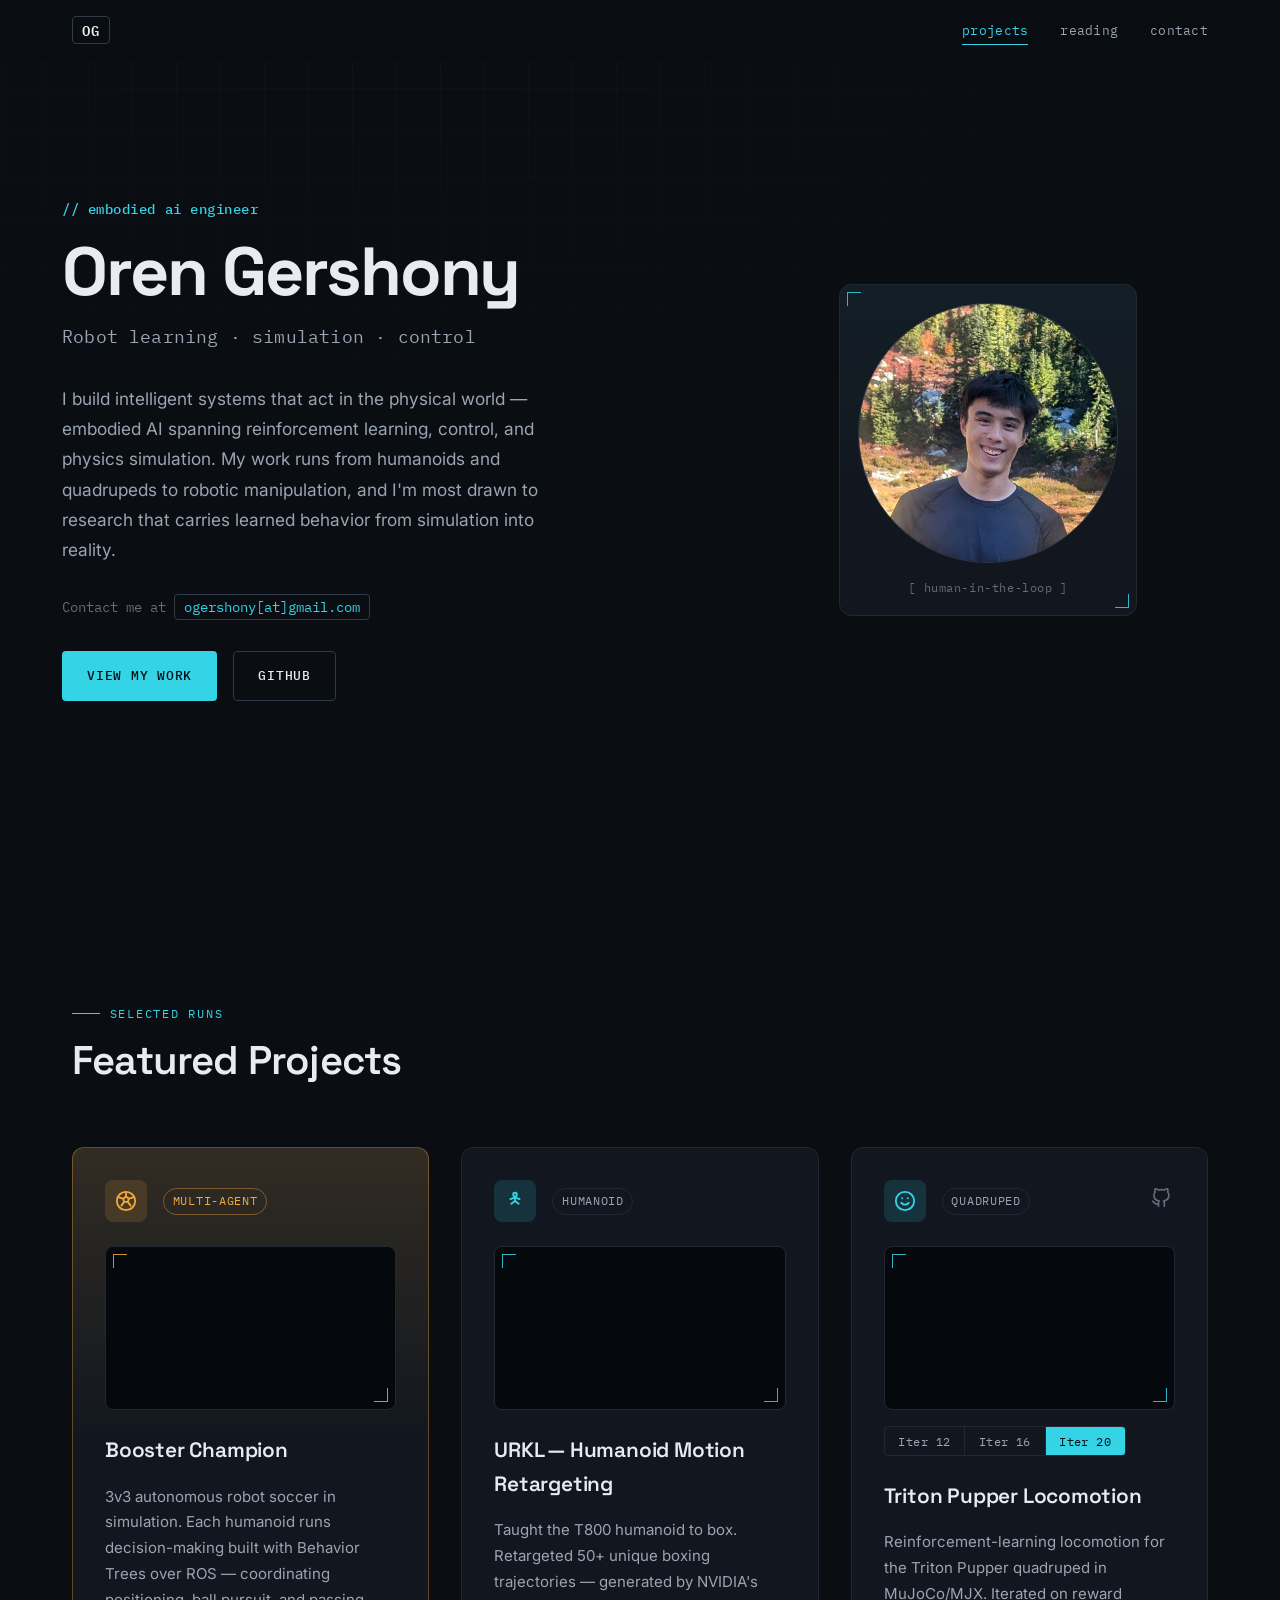
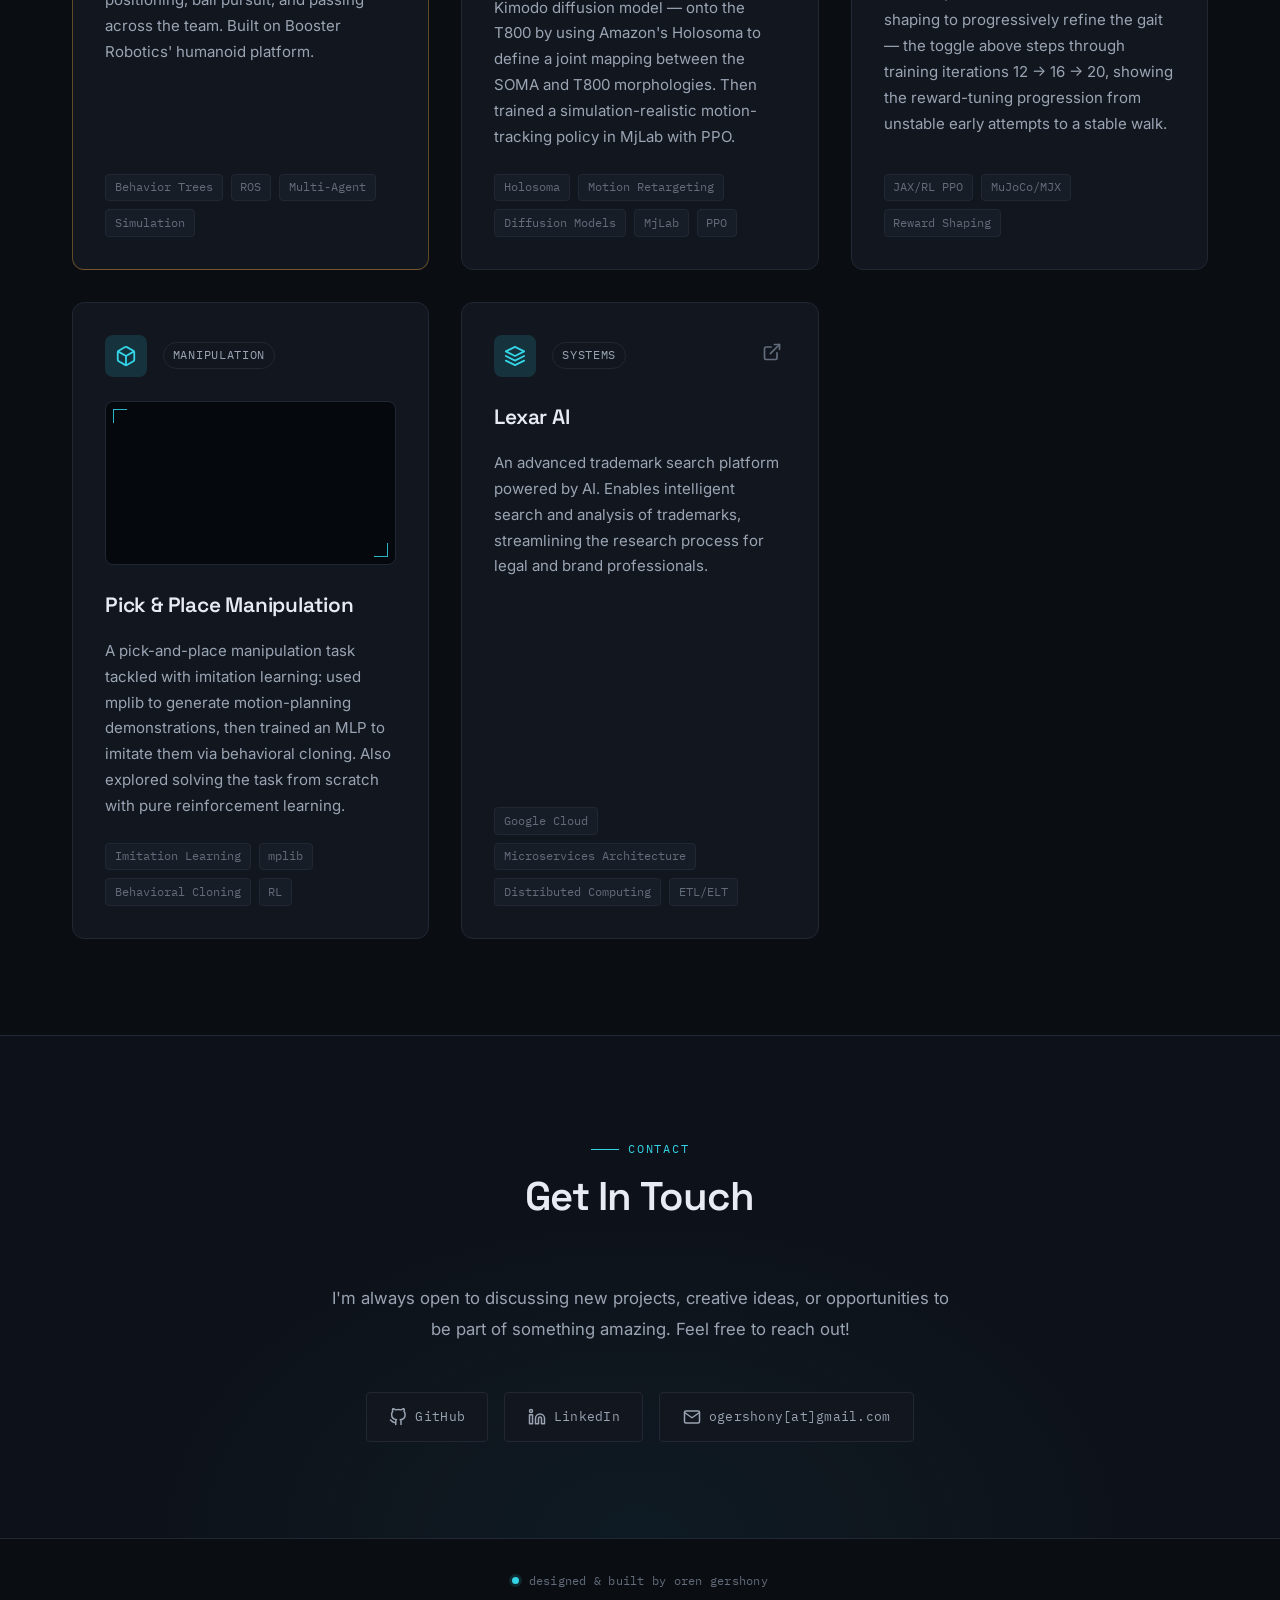
<file: index.html>
<!DOCTYPE html>
<html lang="en">
<head>
    <meta charset="UTF-8">
    <meta name="viewport" content="width=device-width, initial-scale=1.0">
    <title>Oren Gershony | Embodied AI</title>
    <link rel="stylesheet" href="styles.css">
    <link rel="preconnect" href="https://fonts.googleapis.com">
    <link rel="preconnect" href="https://fonts.gstatic.com" crossorigin>
    <link href="https://fonts.googleapis.com/css2?family=Inter:wght@300;400;500;600;700&family=Space+Grotesk:wght@400;500;600;700&family=IBM+Plex+Mono:wght@400;500;600&display=swap" rel="stylesheet">
</head>
<body>
    <nav class="navbar">
        <div class="nav-container">
            <a href="index.html" class="nav-logo">OG</a>
            <ul class="nav-menu">
                <li><a href="#projects">projects</a></li>
                <li><a href="reading.html">reading</a></li>
                <li><a href="#contact">contact</a></li>
            </ul>
            <button class="nav-toggle" aria-label="Toggle menu">
                <span></span>
                <span></span>
                <span></span>
            </button>
        </div>
    </nav>

    <main>
        <section class="hero">
            <div class="hero-content">
                <p class="hero-greeting">// embodied ai engineer</p>
                <h1 class="hero-name">Oren Gershony</h1>
                <h2 class="hero-title">Robot learning · simulation · control</h2>
                <p class="hero-description">
                    I build intelligent systems that act in the physical world — embodied AI
                    spanning reinforcement learning, control, and physics simulation. My work
                    runs from humanoids and quadrupeds to robotic manipulation, and I'm most
                    drawn to research that carries learned behavior from simulation into reality.
                </p>
                <p class="hero-contact">
                    Contact me at <span class="email-inline">ogershony[at]gmail.com</span>
                </p>
                <div class="hero-cta">
                    <a href="#projects" class="btn btn-primary">View My Work</a>
                    <a href="https://github.com/ogershony" class="btn btn-secondary" target="_blank" rel="noopener">GitHub</a>
                </div>
            </div>
            <div class="hero-visual">
                <div class="operator-frame bracketed">
                    <img src="headshot.jpg" alt="Oren Gershony" class="hero-headshot">
                    <span class="operator-tag">[ human-in-the-loop ]</span>
                </div>
            </div>
        </section>

        <section id="projects" class="projects">
            <div class="section-container">
                <div class="section-head">
                    <span class="section-eyebrow">selected runs</span>
                    <h2 class="section-title">Featured Projects</h2>
                </div>
                <div class="projects-grid">

                    <article class="project-card featured">
                        <div class="project-header">
                            <div class="project-id">
                                <div class="project-icon">
                                    <svg xmlns="http://www.w3.org/2000/svg" width="24" height="24" viewBox="0 0 24 24" fill="none" stroke="currentColor" stroke-width="2" stroke-linecap="round" stroke-linejoin="round">
                                        <circle cx="12" cy="12" r="10"></circle>
                                        <polygon points="12 7 15 9.5 14 13 10 13 9 9.5"></polygon>
                                        <line x1="12" y1="2" x2="12" y2="7"></line>
                                        <line x1="15" y1="9.5" x2="20" y2="8"></line>
                                        <line x1="14" y1="13" x2="17" y2="17"></line>
                                        <line x1="10" y1="13" x2="7" y2="17"></line>
                                        <line x1="9" y1="9.5" x2="4" y2="8"></line>
                                    </svg>
                                </div>
                                <span class="project-domain">multi-agent</span>
                            </div>
                        </div>
                        <div class="project-video-wrap bracketed">
                            <video class="project-video" autoplay loop muted playsinline preload="metadata">
                                <source src="booster-soccer.mp4" type="video/mp4">
                            </video>
                        </div>
                        <h3 class="project-title">Booster Champion</h3>
                        <p class="project-description">
                            3v3 autonomous robot soccer in simulation. Each humanoid runs
                            decision-making built with Behavior Trees over ROS — coordinating
                            positioning, ball pursuit, and passing across the team. Built on
                            Booster Robotics' humanoid platform.
                        </p>
                        <div class="project-tech">
                            <span>Behavior Trees</span>
                            <span>ROS</span>
                            <span>Multi-Agent</span>
                            <span>Simulation</span>
                        </div>
                    </article>

                    <article class="project-card">
                        <div class="project-header">
                            <div class="project-id">
                                <div class="project-icon">
                                    <svg xmlns="http://www.w3.org/2000/svg" width="24" height="24" viewBox="0 0 24 24" fill="none" stroke="currentColor" stroke-width="2" stroke-linecap="round" stroke-linejoin="round">
                                        <circle cx="12" cy="5" r="2"></circle>
                                        <path d="M12 7v5"></path>
                                        <path d="M12 12l-4 3"></path>
                                        <path d="M12 12l4 3"></path>
                                        <path d="M12 8l-5 2"></path>
                                        <path d="M12 8l5 2"></path>
                                    </svg>
                                </div>
                                <span class="project-domain">humanoid</span>
                            </div>
                        </div>
                        <div class="project-video-wrap bracketed">
                            <video class="project-video" autoplay loop muted playsinline preload="metadata">
                                <source src="urkl-policy.mp4" type="video/mp4">
                            </video>
                        </div>
                        <h3 class="project-title">URKL — Humanoid Motion Retargeting</h3>
                        <p class="project-description">
                            Taught the T800 humanoid to box. Retargeted 50+ unique boxing trajectories —
                            generated by NVIDIA's Kimodo diffusion model — onto the T800 by using Amazon's
                            Holosoma to define a joint mapping between the SOMA and T800 morphologies. Then
                            trained a simulation-realistic motion-tracking policy in MjLab with PPO.
                        </p>
                        <div class="project-tech">
                            <span>Holosoma</span>
                            <span>Motion Retargeting</span>
                            <span>Diffusion Models</span>
                            <span>MjLab</span>
                            <span>PPO</span>
                        </div>
                    </article>

                    <article class="project-card">
                        <div class="project-header">
                            <div class="project-id">
                                <div class="project-icon">
                                    <svg xmlns="http://www.w3.org/2000/svg" width="24" height="24" viewBox="0 0 24 24" fill="none" stroke="currentColor" stroke-width="2" stroke-linecap="round" stroke-linejoin="round">
                                        <circle cx="12" cy="12" r="10"></circle>
                                        <path d="M8 14s1.5 2 4 2 4-2 4-2"></path>
                                        <line x1="9" y1="9" x2="9.01" y2="9"></line>
                                        <line x1="15" y1="9" x2="15.01" y2="9"></line>
                                    </svg>
                                </div>
                                <span class="project-domain">quadruped</span>
                            </div>
                            <div class="project-links">
                                <a href="https://github.com/triton-droids/pupper-simulations" class="project-link" target="_blank" rel="noopener" title="View on GitHub">
                                    <svg xmlns="http://www.w3.org/2000/svg" width="20" height="20" viewBox="0 0 24 24" fill="none" stroke="currentColor" stroke-width="2" stroke-linecap="round" stroke-linejoin="round">
                                        <path d="M9 19c-5 1.5-5-2.5-7-3m14 6v-3.87a3.37 3.37 0 0 0-.94-2.61c3.14-.35 6.44-1.54 6.44-7A5.44 5.44 0 0 0 20 4.77 5.07 5.07 0 0 0 19.91 1S18.73.65 16 2.48a13.38 13.38 0 0 0-7 0C6.27.65 5.09 1 5.09 1A5.07 5.07 0 0 0 5 4.77a5.44 5.44 0 0 0-1.5 3.78c0 5.42 3.3 6.61 6.44 7A3.37 3.37 0 0 0 9 18.13V22"></path>
                                    </svg>
                                </a>
                            </div>
                        </div>
                        <div class="project-video-toggle">
                            <div class="project-video-wrap bracketed">
                                <video class="project-video" autoplay loop muted playsinline preload="metadata">
                                    <source src="pupper-16.mp4" type="video/mp4">
                                </video>
                            </div>
                            <div class="video-toggle-buttons" role="group" aria-label="Training iteration">
                                <button type="button" class="video-toggle-btn" data-src="pupper-20.mp4">Iter 12</button>
                                <button type="button" class="video-toggle-btn" data-src="pupper-12.mp4">Iter 16</button>
                                <button type="button" class="video-toggle-btn active" data-src="pupper-16.mp4">Iter 20</button>
                            </div>
                        </div>
                        <h3 class="project-title">Triton Pupper Locomotion</h3>
                        <p class="project-description">
                            Reinforcement-learning locomotion for the Triton Pupper quadruped in MuJoCo/MJX.
                            Iterated on reward shaping to progressively refine the gait — the toggle above
                            steps through training iterations 12 → 16 → 20, showing the reward-tuning
                            progression from unstable early attempts to a stable walk.
                        </p>
                        <div class="project-tech">
                            <span>JAX/RL PPO</span>
                            <span>MuJoCo/MJX</span>
                            <span>Reward Shaping</span>
                        </div>
                    </article>

                    <article class="project-card">
                        <div class="project-header">
                            <div class="project-id">
                                <div class="project-icon">
                                    <svg xmlns="http://www.w3.org/2000/svg" width="24" height="24" viewBox="0 0 24 24" fill="none" stroke="currentColor" stroke-width="2" stroke-linecap="round" stroke-linejoin="round">
                                        <path d="M21 16V8a2 2 0 0 0-1-1.73l-7-4a2 2 0 0 0-2 0l-7 4A2 2 0 0 0 3 8v8a2 2 0 0 0 1 1.73l7 4a2 2 0 0 0 2 0l7-4A2 2 0 0 0 21 16z"></path>
                                        <polyline points="3.27 6.96 12 12.01 20.73 6.96"></polyline>
                                        <line x1="12" y1="22.08" x2="12" y2="12"></line>
                                    </svg>
                                </div>
                                <span class="project-domain">manipulation</span>
                            </div>
                        </div>
                        <div class="project-video-wrap bracketed">
                            <video class="project-video" autoplay loop muted playsinline preload="metadata">
                                <source src="pickplace-rollout.mp4" type="video/mp4">
                            </video>
                        </div>
                        <h3 class="project-title">Pick &amp; Place Manipulation</h3>
                        <p class="project-description">
                            A pick-and-place manipulation task tackled with imitation learning: used mplib
                            to generate motion-planning demonstrations, then trained an MLP to imitate them
                            via behavioral cloning. Also explored solving the task from scratch with pure
                            reinforcement learning.
                        </p>
                        <div class="project-tech">
                            <span>Imitation Learning</span>
                            <span>mplib</span>
                            <span>Behavioral Cloning</span>
                            <span>RL</span>
                        </div>
                    </article>

                    <article class="project-card">
                        <div class="project-header">
                            <div class="project-id">
                                <div class="project-icon">
                                    <svg xmlns="http://www.w3.org/2000/svg" width="24" height="24" viewBox="0 0 24 24" fill="none" stroke="currentColor" stroke-width="2" stroke-linecap="round" stroke-linejoin="round">
                                        <path d="M12 2L2 7l10 5 10-5-10-5z"></path>
                                        <path d="M2 17l10 5 10-5"></path>
                                        <path d="M2 12l10 5 10-5"></path>
                                    </svg>
                                </div>
                                <span class="project-domain">systems</span>
                            </div>
                            <div class="project-links">
                                <a href="#" class="project-link" title="View Project">
                                    <svg xmlns="http://www.w3.org/2000/svg" width="20" height="20" viewBox="0 0 24 24" fill="none" stroke="currentColor" stroke-width="2" stroke-linecap="round" stroke-linejoin="round">
                                        <path d="M18 13v6a2 2 0 0 1-2 2H5a2 2 0 0 1-2-2V8a2 2 0 0 1 2-2h6"></path>
                                        <polyline points="15 3 21 3 21 9"></polyline>
                                        <line x1="10" y1="14" x2="21" y2="3"></line>
                                    </svg>
                                </a>
                            </div>
                        </div>
                        <h3 class="project-title">Lexar AI</h3>
                        <p class="project-description">
                            An advanced trademark search platform powered by AI. Enables intelligent
                            search and analysis of trademarks, streamlining the research process
                            for legal and brand professionals.
                        </p>
                        <div class="project-tech">
                            <span>Google Cloud</span>
                            <span>Microservices Architecture</span>
                            <span>Distributed Computing</span>
                            <span>ETL/ELT</span>
                        </div>
                    </article>

                </div>
            </div>
        </section>

        <section id="contact" class="contact">
            <div class="section-container">
                <div class="section-head">
                    <span class="section-eyebrow">contact</span>
                    <h2 class="section-title">Get In Touch</h2>
                </div>
                <div class="contact-content">
                    <p class="contact-text">
                        I'm always open to discussing new projects, creative ideas, or opportunities
                        to be part of something amazing. Feel free to reach out!
                    </p>
                    <div class="contact-links">
                        <a href="https://github.com/ogershony" class="contact-link" target="_blank" rel="noopener">
                            <svg xmlns="http://www.w3.org/2000/svg" width="24" height="24" viewBox="0 0 24 24" fill="none" stroke="currentColor" stroke-width="2" stroke-linecap="round" stroke-linejoin="round">
                                <path d="M9 19c-5 1.5-5-2.5-7-3m14 6v-3.87a3.37 3.37 0 0 0-.94-2.61c3.14-.35 6.44-1.54 6.44-7A5.44 5.44 0 0 0 20 4.77 5.07 5.07 0 0 0 19.91 1S18.73.65 16 2.48a13.38 13.38 0 0 0-7 0C6.27.65 5.09 1 5.09 1A5.07 5.07 0 0 0 5 4.77a5.44 5.44 0 0 0-1.5 3.78c0 5.42 3.3 6.61 6.44 7A3.37 3.37 0 0 0 9 18.13V22"></path>
                            </svg>
                            <span>GitHub</span>
                        </a>
                        <a href="https://linkedin.com/in/ogershony" class="contact-link" target="_blank" rel="noopener">
                            <svg xmlns="http://www.w3.org/2000/svg" width="24" height="24" viewBox="0 0 24 24" fill="none" stroke="currentColor" stroke-width="2" stroke-linecap="round" stroke-linejoin="round">
                                <path d="M16 8a6 6 0 0 1 6 6v7h-4v-7a2 2 0 0 0-2-2 2 2 0 0 0-2 2v7h-4v-7a6 6 0 0 1 6-6z"></path>
                                <rect x="2" y="9" width="4" height="12"></rect>
                                <circle cx="4" cy="4" r="2"></circle>
                            </svg>
                            <span>LinkedIn</span>
                        </a>
                        <span class="contact-link">
                            <svg xmlns="http://www.w3.org/2000/svg" width="24" height="24" viewBox="0 0 24 24" fill="none" stroke="currentColor" stroke-width="2" stroke-linecap="round" stroke-linejoin="round">
                                <path d="M4 4h16c1.1 0 2 .9 2 2v12c0 1.1-.9 2-2 2H4c-1.1 0-2-.9-2-2V6c0-1.1.9-2 2-2z"></path>
                                <polyline points="22,6 12,13 2,6"></polyline>
                            </svg>
                            <span>ogershony[at]gmail.com</span>
                        </span>
                    </div>
                </div>
            </div>
        </section>
    </main>

    <footer class="footer">
        <div class="footer-container">
            <p><span class="footer-status"></span> designed &amp; built by oren gershony</p>
        </div>
    </footer>

    <script src="script.js"></script>
</body>
</html>
</file>
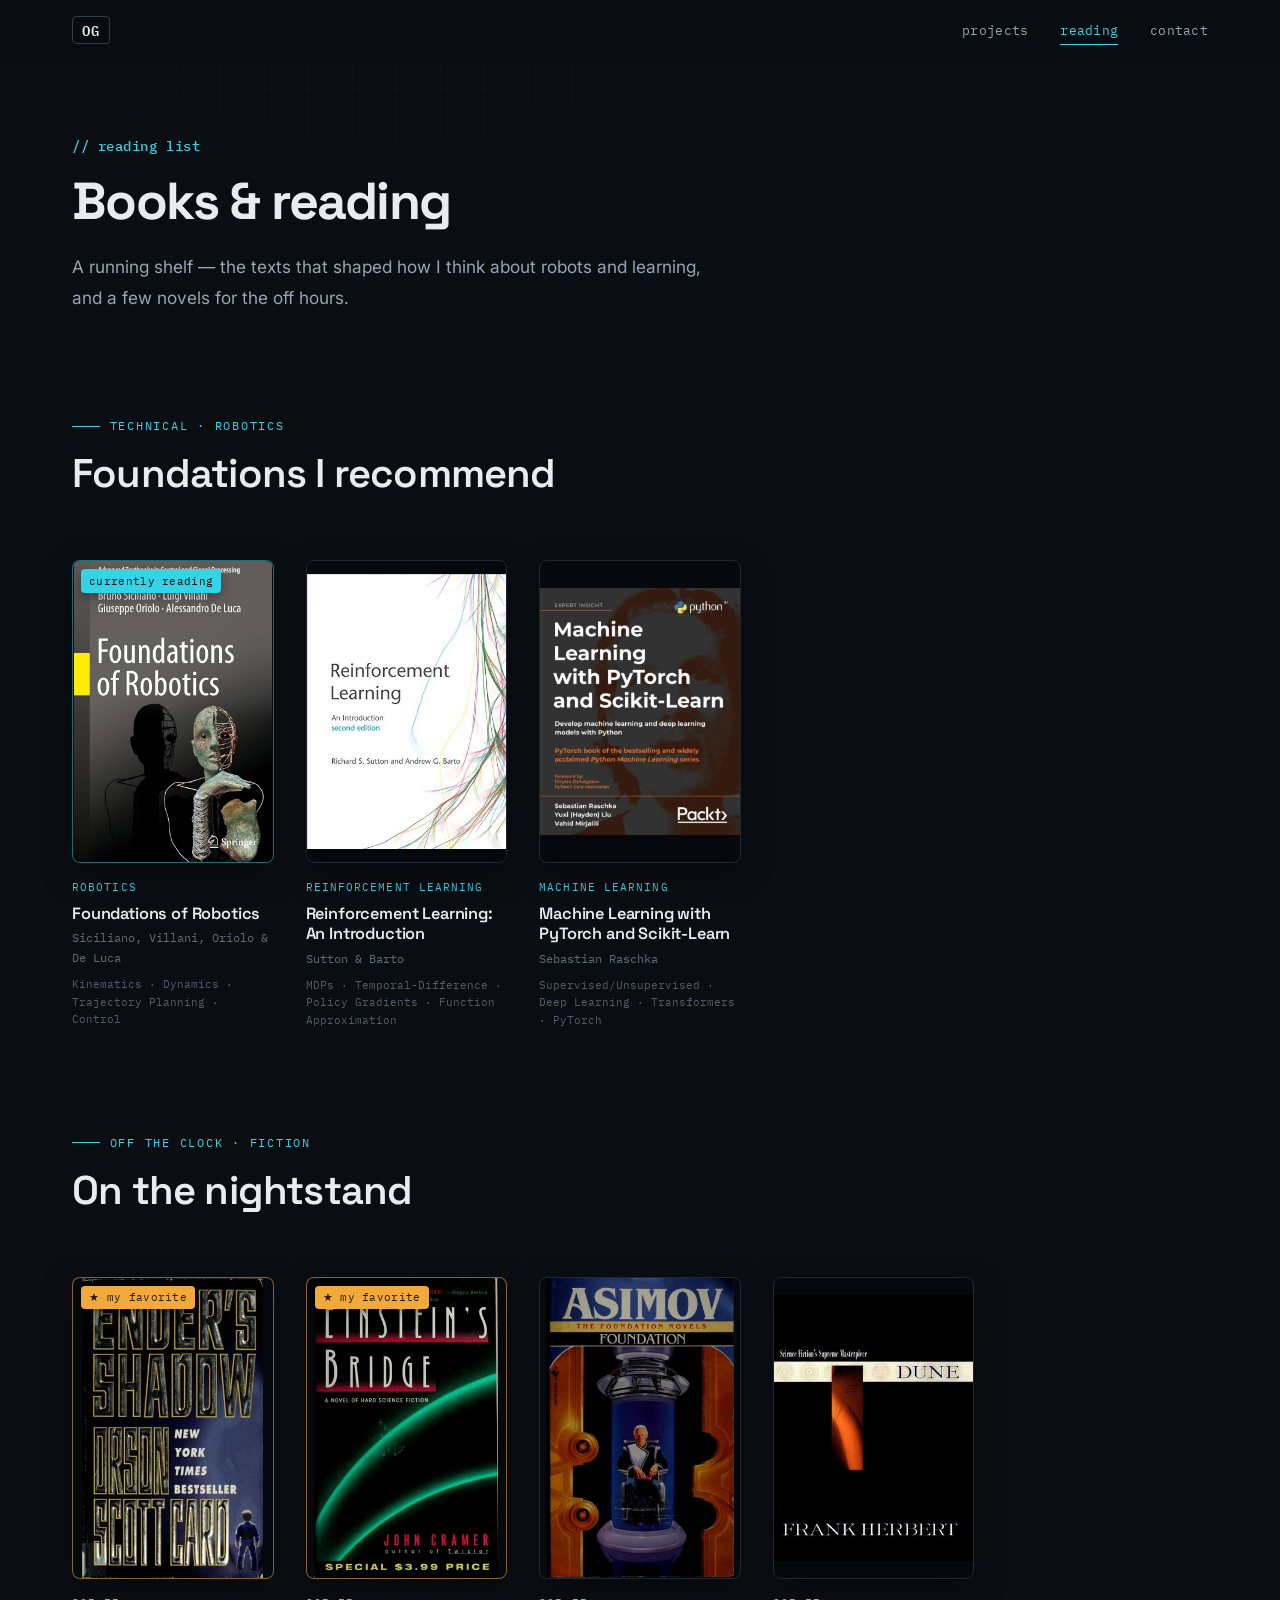
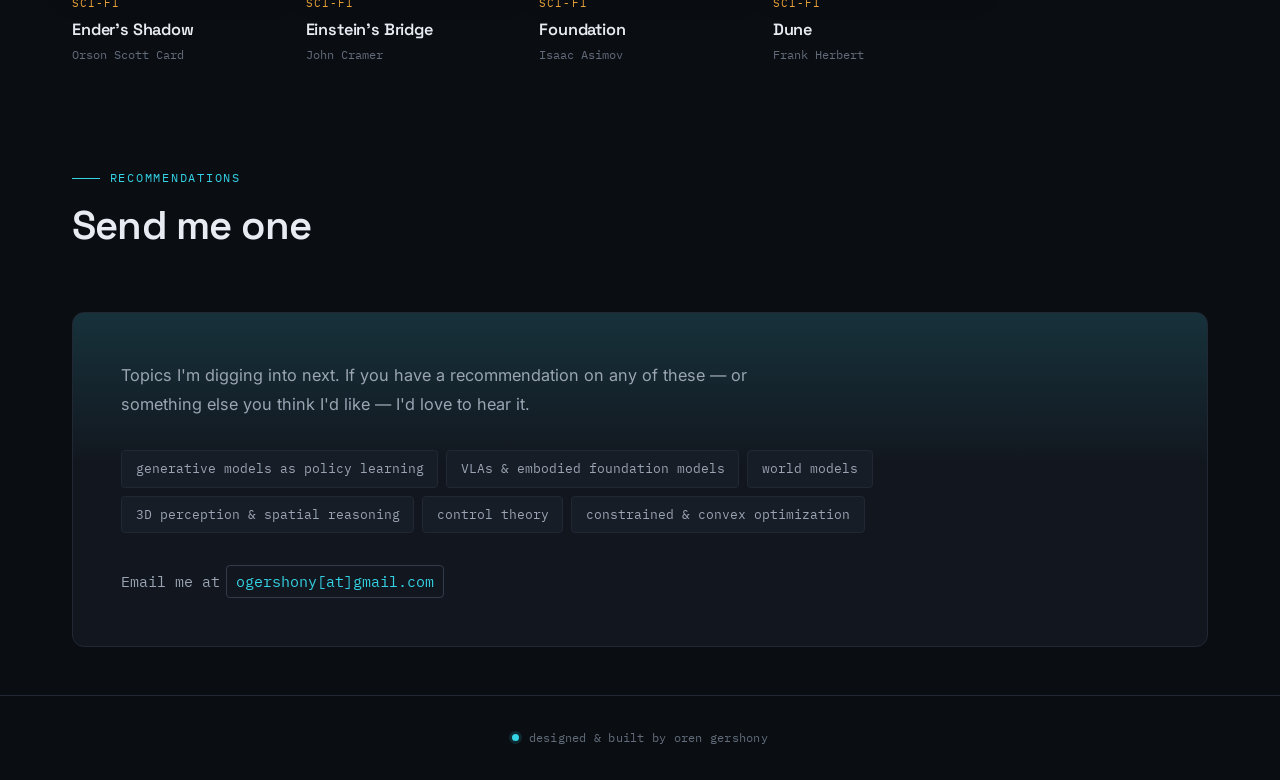
<file: reading.html>
<!DOCTYPE html>
<html lang="en">
<head>
    <meta charset="UTF-8">
    <meta name="viewport" content="width=device-width, initial-scale=1.0">
    <title>Oren Gershony | Reading</title>
    <link rel="stylesheet" href="styles.css">
    <link rel="preconnect" href="https://fonts.googleapis.com">
    <link rel="preconnect" href="https://fonts.gstatic.com" crossorigin>
    <link href="https://fonts.googleapis.com/css2?family=Inter:wght@300;400;500;600;700&family=Space+Grotesk:wght@400;500;600;700&family=IBM+Plex+Mono:wght@400;500;600&display=swap" rel="stylesheet">
</head>
<body>
    <nav class="navbar">
        <div class="nav-container">
            <a href="index.html" class="nav-logo">OG</a>
            <ul class="nav-menu">
                <li><a href="index.html#projects">projects</a></li>
                <li><a href="reading.html" class="active">reading</a></li>
                <li><a href="index.html#contact">contact</a></li>
            </ul>
            <button class="nav-toggle" aria-label="Toggle menu">
                <span></span>
                <span></span>
                <span></span>
            </button>
        </div>
    </nav>

    <main>
        <section class="reading-hero">
            <div class="section-container">
                <p class="hero-greeting">// reading list</p>
                <h1 class="reading-title">Books &amp; reading</h1>
                <p class="reading-intro">
                    A running shelf — the texts that shaped how I think about robots and
                    learning, and a few novels for the off hours.
                </p>
            </div>
        </section>

        <section class="books-section">
            <div class="section-container">
                <div class="section-head">
                    <span class="section-eyebrow">technical · robotics</span>
                    <h2 class="section-title">Foundations I recommend</h2>
                </div>
                <div class="books-grid">

                    <article class="book-card reading">
                        <div class="book-cover-wrap">
                            <span class="book-status">currently reading</span>
                            <img class="book-cover" src="assets/covers/robotics-siciliano.jpg" alt="Foundations of Robotics — book cover" loading="lazy">
                        </div>
                        <span class="book-tag">robotics</span>
                        <h3 class="book-title">Foundations of Robotics</h3>
                        <p class="book-author">Siciliano, Villani, Oriolo &amp; De Luca</p>
                        <p class="book-topics">Kinematics · Dynamics · Trajectory Planning · Control</p>
                    </article>

                    <article class="book-card">
                        <div class="book-cover-wrap">
                            <img class="book-cover" src="assets/covers/rl-sutton-barto.jpg" alt="Reinforcement Learning: An Introduction — book cover" loading="lazy">
                        </div>
                        <span class="book-tag">reinforcement learning</span>
                        <h3 class="book-title">Reinforcement Learning: An Introduction</h3>
                        <p class="book-author">Sutton &amp; Barto</p>
                        <p class="book-topics">MDPs · Temporal-Difference · Policy Gradients · Function Approximation</p>
                    </article>

                    <article class="book-card">
                        <div class="book-cover-wrap">
                            <img class="book-cover" src="assets/covers/ml-raschka.jpg" alt="Machine Learning with PyTorch and Scikit-Learn — book cover" loading="lazy">
                        </div>
                        <span class="book-tag">machine learning</span>
                        <h3 class="book-title">Machine Learning with PyTorch and Scikit-Learn</h3>
                        <p class="book-author">Sebastian Raschka</p>
                        <p class="book-topics">Supervised/Unsupervised · Deep Learning · Transformers · PyTorch</p>
                    </article>

                </div>
            </div>
        </section>

        <section class="books-section">
            <div class="section-container">
                <div class="section-head">
                    <span class="section-eyebrow">off the clock · fiction</span>
                    <h2 class="section-title">On the nightstand</h2>
                </div>
                <div class="books-grid">

                    <article class="book-card fiction favorite">
                        <div class="book-cover-wrap">
                            <span class="book-fav">★ my favorite</span>
                            <img class="book-cover" src="assets/covers/enders-shadow.jpg" alt="Ender's Shadow — book cover" loading="lazy">
                        </div>
                        <span class="book-tag">sci-fi</span>
                        <h3 class="book-title">Ender's Shadow</h3>
                        <p class="book-author">Orson Scott Card</p>
                    </article>

                    <article class="book-card fiction favorite">
                        <div class="book-cover-wrap">
                            <span class="book-fav">★ my favorite</span>
                            <img class="book-cover" src="assets/covers/einsteins-bridge.jpg" alt="Einstein's Bridge — book cover" loading="lazy">
                        </div>
                        <span class="book-tag">sci-fi</span>
                        <h3 class="book-title">Einstein's Bridge</h3>
                        <p class="book-author">John Cramer</p>
                    </article>

                    <article class="book-card fiction">
                        <div class="book-cover-wrap">
                            <img class="book-cover" src="assets/covers/foundation.jpg" alt="Foundation — book cover" loading="lazy">
                        </div>
                        <span class="book-tag">sci-fi</span>
                        <h3 class="book-title">Foundation</h3>
                        <p class="book-author">Isaac Asimov</p>
                    </article>

                    <article class="book-card fiction">
                        <div class="book-cover-wrap">
                            <img class="book-cover" src="assets/covers/dune.jpg" alt="Dune — book cover" loading="lazy">
                        </div>
                        <span class="book-tag">sci-fi</span>
                        <h3 class="book-title">Dune</h3>
                        <p class="book-author">Frank Herbert</p>
                    </article>

                </div>
            </div>
        </section>

        <section class="reading-list-section">
            <div class="section-container">
                <div class="section-head">
                    <span class="section-eyebrow">recommendations</span>
                    <h2 class="section-title">Send me one</h2>
                </div>
                <div class="reading-panel">
                    <p class="reading-list-intro">
                        Topics I'm digging into next. If you have a recommendation on any of
                        these — or something else you think I'd like — I'd love to hear it.
                    </p>
                    <ul class="topic-list">
                        <li>generative models as policy learning</li>
                        <li>VLAs &amp; embodied foundation models</li>
                        <li>world models</li>
                        <li>3D perception &amp; spatial reasoning</li>
                        <li>control theory</li>
                        <li>constrained &amp; convex optimization</li>
                    </ul>
                    <p class="reading-cta-line">Email me at <span class="email-inline">ogershony[at]gmail.com</span></p>
                </div>
            </div>
        </section>
    </main>

    <footer class="footer">
        <div class="footer-container">
            <p><span class="footer-status"></span> designed &amp; built by oren gershony</p>
        </div>
    </footer>

    <script src="script.js"></script>
</body>
</html>
</file>
<file: styles.css>
/* ============================================
   Simulation Console — Oren Gershony
   ============================================ */
:root {
    /* Ground + surfaces (deep blue-slate) */
    --color-bg: #0a0d12;
    --color-bg-elev: #0d1119;
    --color-surface: #12171f;
    --color-surface-2: #171d27;

    /* Ink */
    --color-text: #e8ecf2;
    --color-text-muted: #9aa4b3;
    --color-text-dim: #626c7a;

    /* Signals — cyan is interactive, amber is reserved for the featured run */
    --color-accent: #34d3e6;
    --color-accent-soft: rgba(52, 211, 230, 0.14);
    --color-signal: #f2a93b;
    --color-signal-soft: rgba(242, 169, 59, 0.14);

    /* Lines */
    --color-line: #212834;
    --color-line-bright: #313b49;
    --color-grid: rgba(120, 145, 180, 0.05);

    --font-sans: 'Inter', -apple-system, BlinkMacSystemFont, 'Segoe UI', sans-serif;
    --font-display: 'Space Grotesk', var(--font-sans);
    --font-mono: 'IBM Plex Mono', 'JetBrains Mono', monospace;

    --spacing-xs: 0.25rem;
    --spacing-sm: 0.5rem;
    --spacing-md: 1rem;
    --spacing-lg: 1.5rem;
    --spacing-xl: 2rem;
    --spacing-2xl: 3rem;
    --spacing-3xl: 4rem;
    --spacing-4xl: 6rem;

    --radius-sm: 0.25rem;
    --radius-md: 0.5rem;
    --radius-lg: 0.75rem;

    --transition-fast: 140ms cubic-bezier(0.4, 0, 0.2, 1);
    --transition-base: 220ms cubic-bezier(0.4, 0, 0.2, 1);
    --transition-slow: 320ms cubic-bezier(0.4, 0, 0.2, 1);
}

*, *::before, *::after {
    margin: 0;
    padding: 0;
    box-sizing: border-box;
}

html {
    scroll-behavior: smooth;
    font-size: 16px;
    -webkit-text-size-adjust: 100%;
}

body {
    font-family: var(--font-sans);
    background-color: var(--color-bg);
    color: var(--color-text);
    line-height: 1.6;
    min-height: 100vh;
    overflow-x: hidden;
    -webkit-font-smoothing: antialiased;
    position: relative;
}

/* Coordinate-grid world frame — the ambient backdrop the whole site sits on */
body::before {
    content: '';
    position: fixed;
    inset: 0;
    z-index: 0;
    pointer-events: none;
    background-image:
        linear-gradient(var(--color-grid) 1px, transparent 1px),
        linear-gradient(90deg, var(--color-grid) 1px, transparent 1px);
    background-size: 44px 44px;
    mask-image: radial-gradient(ellipse 90% 70% at 30% 0%, #000 0%, transparent 75%);
    -webkit-mask-image: radial-gradient(ellipse 90% 70% at 30% 0%, #000 0%, transparent 75%);
}

main, .navbar, .footer { position: relative; z-index: 1; }

a {
    color: inherit;
    text-decoration: none;
}

ul { list-style: none; }

img { max-width: 100%; display: block; }

:focus-visible {
    outline: 2px solid var(--color-accent);
    outline-offset: 3px;
    border-radius: 2px;
}

/* Shared HUD viewport brackets (corner reticles) */
.bracketed { position: relative; }
.bracketed::before,
.bracketed::after {
    content: '';
    position: absolute;
    width: 14px;
    height: 14px;
    border: 1.5px solid var(--color-accent);
    z-index: 3;
    pointer-events: none;
    opacity: 0.85;
    transition: border-color var(--transition-base);
}
.bracketed::before { top: 7px; left: 7px; border-right: 0; border-bottom: 0; }
.bracketed::after { bottom: 7px; right: 7px; border-left: 0; border-top: 0; }

/* ============================================
   Navigation
   ============================================ */
.navbar {
    position: fixed;
    top: 0;
    left: 0;
    right: 0;
    z-index: 1000;
    padding: var(--spacing-md) 0;
    background: rgba(10, 13, 18, 0.55);
    backdrop-filter: blur(12px);
    -webkit-backdrop-filter: blur(12px);
    border-bottom: 1px solid transparent;
    transition: border-color var(--transition-base), background var(--transition-base);
}

.navbar.scrolled {
    border-bottom-color: var(--color-line);
    background: rgba(10, 13, 18, 0.82);
}

.nav-container {
    max-width: 1200px;
    margin: 0 auto;
    padding: 0 var(--spacing-xl);
    display: flex;
    align-items: center;
    justify-content: space-between;
}

.nav-logo {
    font-family: var(--font-mono);
    font-size: 0.9rem;
    font-weight: 600;
    letter-spacing: 0.08em;
    color: var(--color-text);
    border: 1px solid var(--color-line-bright);
    border-radius: var(--radius-sm);
    padding: 0.35rem 0.55rem;
    line-height: 1;
    transition: color var(--transition-fast), border-color var(--transition-fast);
}

.nav-logo:hover {
    color: var(--color-accent);
    border-color: var(--color-accent);
}

.nav-menu {
    display: flex;
    align-items: center;
    gap: var(--spacing-xl);
}

.nav-menu a {
    font-family: var(--font-mono);
    font-size: 0.82rem;
    font-weight: 400;
    letter-spacing: 0.02em;
    color: var(--color-text-muted);
    transition: color var(--transition-fast);
    position: relative;
}

.nav-menu a::before {
    content: '';
    position: absolute;
    bottom: -6px;
    left: 0;
    width: 0;
    height: 1px;
    background: var(--color-accent);
    transition: width var(--transition-base);
}

.nav-menu a:hover,
.nav-menu a.active { color: var(--color-accent); }
.nav-menu a:hover::before,
.nav-menu a.active::before { width: 100%; }

.nav-toggle {
    display: none;
    flex-direction: column;
    gap: 5px;
    background: none;
    border: none;
    cursor: pointer;
    padding: var(--spacing-sm);
}

.nav-toggle span {
    width: 24px;
    height: 2px;
    background: var(--color-text);
    transition: transform var(--transition-base), opacity var(--transition-base);
}

/* ============================================
   Hero
   ============================================ */
.hero {
    min-height: 100vh;
    display: flex;
    align-items: center;
    justify-content: center;
    padding: var(--spacing-4xl) var(--spacing-xl);
    gap: var(--spacing-4xl);
    max-width: 1400px;
    margin: 0 auto;
}

.hero-content { flex: 1; max-width: 600px; }

.hero-greeting {
    font-size: 0.85rem;
    font-weight: 500;
    color: var(--color-accent);
    margin-bottom: var(--spacing-md);
    font-family: var(--font-mono);
    letter-spacing: 0.04em;
}

.hero-name {
    font-family: var(--font-display);
    font-size: clamp(2.75rem, 6.5vw, 4.25rem);
    font-weight: 700;
    letter-spacing: -0.03em;
    line-height: 1.02;
    margin-bottom: var(--spacing-md);
    color: var(--color-text);
}

.hero-title {
    font-family: var(--font-mono);
    font-size: clamp(0.95rem, 2vw, 1.15rem);
    font-weight: 400;
    color: var(--color-text-muted);
    margin-bottom: var(--spacing-xl);
    letter-spacing: 0.01em;
}

.hero-description {
    font-size: 1.08rem;
    color: var(--color-text-muted);
    line-height: 1.75;
    margin-bottom: var(--spacing-xl);
    max-width: 520px;
}

.hero-contact {
    font-family: var(--font-mono);
    font-size: 0.85rem;
    color: var(--color-text-dim);
    margin-bottom: var(--spacing-xl);
}

.hero-contact a {
    color: var(--color-accent);
    transition: opacity var(--transition-fast);
}
.hero-contact a:hover { opacity: 0.75; }

.hero-cta {
    display: flex;
    gap: var(--spacing-md);
    flex-wrap: wrap;
}

.btn {
    display: inline-flex;
    align-items: center;
    justify-content: center;
    gap: var(--spacing-sm);
    padding: 0.85rem 1.5rem;
    font-family: var(--font-mono);
    font-size: 0.8rem;
    font-weight: 500;
    letter-spacing: 0.06em;
    text-transform: uppercase;
    border-radius: var(--radius-sm);
    transition: all var(--transition-base);
    cursor: pointer;
    border: 1px solid transparent;
}

.btn-primary {
    background: var(--color-accent);
    color: #041016;
}

.btn-primary:hover {
    box-shadow: 0 0 0 1px var(--color-accent), 0 8px 30px rgba(52, 211, 230, 0.28);
    transform: translateY(-2px);
}

.btn-secondary {
    background: transparent;
    color: var(--color-text);
    border-color: var(--color-line-bright);
}

.btn-secondary:hover {
    border-color: var(--color-accent);
    color: var(--color-accent);
    transform: translateY(-2px);
}

.hero-visual {
    flex: 1;
    max-width: 460px;
    display: flex;
    justify-content: center;
}

/* Headshot framed as an operator viewport (sensor reticle) */
.operator-frame {
    padding: 18px;
    border: 1px solid var(--color-line);
    border-radius: var(--radius-lg);
    background:
        linear-gradient(180deg, rgba(52, 211, 230, 0.04), transparent 60%),
        var(--color-surface);
    display: flex;
    flex-direction: column;
    align-items: center;
    gap: var(--spacing-md);
}

.hero-headshot {
    width: 260px;
    height: 260px;
    border-radius: 50%;
    object-fit: cover;
    object-position: center top;
    border: 1px solid var(--color-line-bright);
    filter: saturate(1.05) contrast(1.02);
    transition: transform var(--transition-slow);
}

.operator-frame:hover .hero-headshot { transform: scale(1.02); }

.operator-tag {
    font-family: var(--font-mono);
    font-size: 0.72rem;
    letter-spacing: 0.05em;
    color: var(--color-text-dim);
}

/* ============================================
   Sections Common
   ============================================ */
.section-container {
    max-width: 1200px;
    margin: 0 auto;
    padding: 0 var(--spacing-xl);
}

.section-head { margin-bottom: var(--spacing-3xl); }

.section-eyebrow {
    display: inline-flex;
    align-items: center;
    gap: 0.6rem;
    font-family: var(--font-mono);
    font-size: 0.78rem;
    letter-spacing: 0.14em;
    text-transform: uppercase;
    color: var(--color-accent);
    margin-bottom: var(--spacing-md);
}

.section-eyebrow::before {
    content: '';
    width: 28px;
    height: 1px;
    background: var(--color-accent);
}

.section-title {
    font-family: var(--font-display);
    font-size: clamp(1.9rem, 4vw, 2.5rem);
    font-weight: 600;
    letter-spacing: -0.02em;
    line-height: 1.1;
    color: var(--color-text);
}

/* ============================================
   Projects
   ============================================ */
.projects { padding: var(--spacing-4xl) 0; }

.projects-grid {
    display: grid;
    grid-template-columns: repeat(auto-fit, minmax(340px, 1fr));
    gap: var(--spacing-xl);
}

.project-card {
    background: var(--color-surface);
    border: 1px solid var(--color-line);
    border-radius: var(--radius-lg);
    padding: var(--spacing-xl);
    transition: transform var(--transition-base), border-color var(--transition-base), box-shadow var(--transition-base);
    display: flex;
    flex-direction: column;
}

.project-card:hover {
    transform: translateY(-4px);
    border-color: var(--color-line-bright);
    box-shadow: 0 16px 40px rgba(0, 0, 0, 0.4);
}

.project-card.featured {
    border-color: rgba(242, 169, 59, 0.35);
    background:
        linear-gradient(180deg, var(--color-signal-soft), transparent 40%),
        var(--color-surface);
}
.project-card.featured:hover { border-color: var(--color-signal); }
.project-card.featured .project-domain { color: var(--color-signal); border-color: rgba(242, 169, 59, 0.4); }
.project-card.featured .bracketed::before,
.project-card.featured .bracketed::after { border-color: var(--color-signal); }
.project-card.featured .project-icon { color: var(--color-signal); background: var(--color-signal-soft); }

.project-header {
    display: flex;
    justify-content: space-between;
    align-items: center;
    margin-bottom: var(--spacing-lg);
}

.project-id { display: flex; align-items: center; gap: var(--spacing-md); }

.project-icon {
    width: 42px;
    height: 42px;
    flex-shrink: 0;
    background: var(--color-accent-soft);
    border-radius: var(--radius-md);
    display: flex;
    align-items: center;
    justify-content: center;
    color: var(--color-accent);
}
.project-icon svg { width: 22px; height: 22px; }

.project-domain {
    font-family: var(--font-mono);
    font-size: 0.72rem;
    letter-spacing: 0.06em;
    text-transform: uppercase;
    color: var(--color-text-muted);
    padding: 0.2rem 0.55rem;
    border: 1px solid var(--color-line);
    border-radius: 999px;
}

.project-links { display: flex; gap: var(--spacing-sm); }

.project-link {
    color: var(--color-text-dim);
    padding: var(--spacing-xs);
    transition: color var(--transition-fast), transform var(--transition-fast);
}
.project-link:hover { color: var(--color-accent); transform: translateY(-1px); }

/* Video viewport */
.project-video-wrap {
    width: 100%;
    aspect-ratio: 16 / 9;
    border-radius: var(--radius-md);
    overflow: hidden;
    margin-bottom: var(--spacing-lg);
    background: #05080c;
    border: 1px solid var(--color-line);
}

.project-video {
    width: 100%;
    height: 100%;
    object-fit: cover;
    display: block;
}

.project-video-toggle { margin-bottom: var(--spacing-lg); }
.project-video-toggle .project-video-wrap { margin-bottom: var(--spacing-md); }

/* Iteration toggle — segmented HUD control */
.video-toggle-buttons {
    display: inline-flex;
    border: 1px solid var(--color-line);
    border-radius: var(--radius-sm);
    overflow: hidden;
}

.video-toggle-btn {
    font-family: var(--font-mono);
    font-size: 0.72rem;
    letter-spacing: 0.04em;
    color: var(--color-text-muted);
    padding: 0.4rem 0.85rem;
    background: transparent;
    border: none;
    border-right: 1px solid var(--color-line);
    cursor: pointer;
    transition: color var(--transition-fast), background var(--transition-fast);
}
.video-toggle-btn:last-child { border-right: none; }
.video-toggle-btn:hover { color: var(--color-accent); background: var(--color-accent-soft); }

.video-toggle-btn.active {
    background: var(--color-accent);
    color: #041016;
}

.project-title {
    font-family: var(--font-display);
    font-size: 1.3rem;
    font-weight: 600;
    letter-spacing: -0.01em;
    margin-bottom: var(--spacing-md);
    color: var(--color-text);
    transition: color var(--transition-fast);
}
.project-card:hover .project-title { color: var(--color-accent); }
.project-card.featured:hover .project-title { color: var(--color-signal); }

.project-description {
    font-size: 0.94rem;
    color: var(--color-text-muted);
    line-height: 1.72;
    flex: 1;
    margin-bottom: var(--spacing-lg);
}

.project-tech {
    display: flex;
    flex-wrap: wrap;
    gap: var(--spacing-sm);
    margin-top: auto;
}

.project-tech span {
    font-size: 0.72rem;
    font-family: var(--font-mono);
    color: var(--color-text-dim);
    padding: 0.22rem 0.55rem;
    background: var(--color-surface-2);
    border: 1px solid var(--color-line);
    border-radius: var(--radius-sm);
    transition: color var(--transition-fast), border-color var(--transition-fast);
}
.project-card:hover .project-tech span { border-color: var(--color-line-bright); }

/* ============================================
   Contact
   ============================================ */
.contact {
    padding: var(--spacing-4xl) 0;
    border-top: 1px solid var(--color-line);
    background:
        radial-gradient(ellipse 60% 100% at 50% 100%, rgba(52, 211, 230, 0.05), transparent 70%),
        var(--color-bg-elev);
}

.contact .section-head { text-align: center; }
.contact .section-eyebrow { justify-content: center; }

.contact-content {
    max-width: 620px;
    margin: 0 auto;
    text-align: center;
}

.contact-text {
    font-size: 1.05rem;
    color: var(--color-text-muted);
    line-height: 1.8;
    margin-bottom: var(--spacing-2xl);
}

.contact-links {
    display: flex;
    justify-content: center;
    gap: var(--spacing-md);
    flex-wrap: wrap;
}

.contact-link {
    display: flex;
    align-items: center;
    gap: var(--spacing-sm);
    padding: 0.85rem 1.4rem;
    background: var(--color-surface);
    border: 1px solid var(--color-line);
    border-radius: var(--radius-sm);
    color: var(--color-text-muted);
    font-family: var(--font-mono);
    font-size: 0.82rem;
    letter-spacing: 0.02em;
    transition: all var(--transition-base);
}

.contact-link:hover {
    border-color: var(--color-accent);
    color: var(--color-accent);
    transform: translateY(-2px);
}

.contact-link svg { width: 18px; height: 18px; }

/* ============================================
   Footer
   ============================================ */
.footer {
    padding: var(--spacing-xl) 0;
    border-top: 1px solid var(--color-line);
}

.footer-container {
    max-width: 1200px;
    margin: 0 auto;
    padding: 0 var(--spacing-xl);
    display: flex;
    justify-content: center;
}

.footer p {
    font-family: var(--font-mono);
    font-size: 0.78rem;
    letter-spacing: 0.02em;
    color: var(--color-text-dim);
    display: flex;
    align-items: center;
    gap: 0.6rem;
}

.footer-status {
    width: 7px;
    height: 7px;
    border-radius: 50%;
    background: var(--color-accent);
    box-shadow: 0 0 0 3px var(--color-accent-soft);
    animation: pulse 2.4s ease-in-out infinite;
}

/* ============================================
   Reading page
   ============================================ */
.reading-hero {
    padding: calc(var(--spacing-4xl) + 40px) 0 var(--spacing-2xl);
}

.reading-title {
    font-family: var(--font-display);
    font-size: clamp(2.25rem, 5vw, 3.25rem);
    font-weight: 700;
    letter-spacing: -0.03em;
    line-height: 1.05;
    margin-bottom: var(--spacing-lg);
    color: var(--color-text);
}

.reading-intro {
    font-size: 1.08rem;
    color: var(--color-text-muted);
    line-height: 1.75;
    max-width: 640px;
}

.books-section { padding: var(--spacing-2xl) 0; }

.books-grid {
    display: grid;
    grid-template-columns: repeat(auto-fill, minmax(200px, 1fr));
    gap: var(--spacing-xl);
}

.book-card {
    display: flex;
    flex-direction: column;
    transition: transform var(--transition-base);
}

.book-card:hover { transform: translateY(-4px); }

.book-cover-wrap {
    position: relative;
    width: 100%;
    aspect-ratio: 2 / 3;
    border-radius: var(--radius-md);
    overflow: hidden;
    margin-bottom: var(--spacing-md);
    background: #05080c;
    border: 1px solid var(--color-line);
    box-shadow: 0 10px 30px rgba(0, 0, 0, 0.35);
    transition: border-color var(--transition-base), box-shadow var(--transition-base);
}
.book-card:hover .book-cover-wrap {
    border-color: var(--color-line-bright);
    box-shadow: 0 18px 44px rgba(0, 0, 0, 0.5);
}

.book-cover {
    width: 100%;
    height: 100%;
    object-fit: contain;
    display: block;
    transition: transform var(--transition-slow);
}
.book-card:hover .book-cover { transform: scale(1.04); }

.book-tag {
    font-family: var(--font-mono);
    font-size: 0.68rem;
    letter-spacing: 0.1em;
    text-transform: uppercase;
    color: var(--color-accent);
    margin-bottom: var(--spacing-sm);
}

.book-title {
    font-family: var(--font-display);
    font-size: 1.02rem;
    font-weight: 600;
    line-height: 1.25;
    letter-spacing: -0.01em;
    color: var(--color-text);
    margin-bottom: var(--spacing-xs);
    transition: color var(--transition-fast);
}
.book-card:hover .book-title { color: var(--color-accent); }

.book-author {
    font-family: var(--font-mono);
    font-size: 0.78rem;
    color: var(--color-text-dim);
}

.book-topics {
    font-family: var(--font-mono);
    font-size: 0.68rem;
    line-height: 1.6;
    color: var(--color-text-dim);
    margin-top: var(--spacing-sm);
    opacity: 0.85;
}

/* Favorite marker — badge overlaid on the cover */
.book-fav {
    position: absolute;
    top: 8px;
    left: 8px;
    z-index: 2;
    font-family: var(--font-mono);
    font-size: 0.66rem;
    letter-spacing: 0.03em;
    color: #2a1a02;
    background: var(--color-signal);
    padding: 0.22rem 0.5rem;
    border-radius: var(--radius-sm);
    box-shadow: 0 4px 12px rgba(0, 0, 0, 0.35);
}
.book-card.favorite .book-cover-wrap { border-color: rgba(242, 169, 59, 0.55); }

/* Currently-reading marker — cyan badge on the cover */
.book-status {
    position: absolute;
    top: 8px;
    left: 8px;
    z-index: 2;
    font-family: var(--font-mono);
    font-size: 0.66rem;
    letter-spacing: 0.03em;
    color: #041016;
    background: var(--color-accent);
    padding: 0.22rem 0.5rem;
    border-radius: var(--radius-sm);
    box-shadow: 0 4px 12px rgba(0, 0, 0, 0.35);
}
.book-card.reading .book-cover-wrap { border-color: rgba(52, 211, 230, 0.5); }

/* Fiction uses the amber signal — "off the clock" */
.book-card.fiction .book-tag { color: var(--color-signal); }
.book-card.fiction:hover .book-cover-wrap { border-color: rgba(242, 169, 59, 0.45); }
.book-card.fiction:hover .book-title { color: var(--color-signal); }

/* Reading list / topics panel */
.reading-list-section { padding: var(--spacing-2xl) 0; }

.reading-panel {
    border: 1px solid var(--color-line);
    border-radius: var(--radius-lg);
    background:
        linear-gradient(180deg, var(--color-accent-soft), transparent 45%),
        var(--color-surface);
    padding: var(--spacing-2xl);
}

.reading-list-intro {
    font-size: 1.02rem;
    color: var(--color-text-muted);
    line-height: 1.75;
    max-width: 640px;
    margin-bottom: var(--spacing-xl);
}

.topic-list {
    display: flex;
    flex-wrap: wrap;
    gap: var(--spacing-sm);
    margin-bottom: var(--spacing-xl);
}

.topic-list li {
    font-family: var(--font-mono);
    font-size: 0.82rem;
    color: var(--color-text-muted);
    padding: 0.45rem 0.85rem;
    background: var(--color-surface-2);
    border: 1px solid var(--color-line);
    border-radius: var(--radius-sm);
    transition: color var(--transition-fast), border-color var(--transition-fast);
}
.topic-list li:hover {
    color: var(--color-accent);
    border-color: var(--color-accent);
}

.reading-cta-line {
    font-family: var(--font-mono);
    font-size: 0.95rem;
    color: var(--color-text-muted);
    display: inline-flex;
    align-items: center;
    flex-wrap: wrap;
    gap: 0.4rem;
}

.email-inline {
    color: var(--color-accent);
    border: 1px solid var(--color-line-bright);
    border-radius: var(--radius-sm);
    padding: 0.2rem 0.55rem;
    transition: border-color var(--transition-fast);
}
.reading-cta-line:hover .email-inline { border-color: var(--color-accent); }

/* ============================================
   Responsive
   ============================================ */
@media (max-width: 1024px) {
    .hero {
        flex-direction: column;
        text-align: center;
        padding-top: calc(var(--spacing-4xl) + 60px);
        gap: var(--spacing-3xl);
    }
    .hero-content { align-items: center; display: flex; flex-direction: column; }
    .hero-description { margin-left: auto; margin-right: auto; }
    .hero-cta { justify-content: center; }
    .hero-headshot { width: 220px; height: 220px; }
}

@media (max-width: 768px) {
    .nav-menu {
        position: fixed;
        top: 0;
        right: -100%;
        width: 72%;
        max-width: 300px;
        height: 100vh;
        background: var(--color-surface);
        flex-direction: column;
        justify-content: center;
        gap: var(--spacing-xl);
        padding: var(--spacing-xl);
        transition: right var(--transition-slow);
        border-left: 1px solid var(--color-line);
    }
    .nav-menu.active { right: 0; }
    .nav-menu a { font-size: 1rem; }

    .nav-toggle { display: flex; z-index: 1001; }
    .nav-toggle.active span:nth-child(1) { transform: rotate(45deg) translate(5px, 5px); }
    .nav-toggle.active span:nth-child(2) { opacity: 0; }
    .nav-toggle.active span:nth-child(3) { transform: rotate(-45deg) translate(5px, -5px); }

    .projects-grid { grid-template-columns: 1fr; }
    .books-grid { grid-template-columns: 1fr; }
    .reading-panel { padding: var(--spacing-xl); }
    .hero-visual { width: 100%; }
    .hero-headshot { width: 200px; height: 200px; }
    .contact-links { flex-direction: column; align-items: center; }
    .contact-link { width: 100%; max-width: 300px; justify-content: center; }
}

@media (max-width: 480px) {
    html { font-size: 14px; }
    .hero-cta { flex-direction: column; width: 100%; }
    .btn { width: 100%; }
}

/* ============================================
   Motion
   ============================================ */
@keyframes fadeInUp {
    from { opacity: 0; transform: translateY(24px); }
    to { opacity: 1; transform: translateY(0); }
}

@keyframes pulse {
    0%, 100% { opacity: 1; }
    50% { opacity: 0.35; }
}

.hero-content > * {
    animation: fadeInUp 0.6s ease forwards;
    opacity: 0;
}
.hero-greeting { animation-delay: 0.05s; }
.hero-name { animation-delay: 0.15s; }
.hero-title { animation-delay: 0.25s; }
.hero-description { animation-delay: 0.35s; }
.hero-contact { animation-delay: 0.42s; }
.hero-cta { animation-delay: 0.52s; }

.hero-visual { animation: fadeInUp 0.8s ease 0.3s forwards; opacity: 0; }

.project-card,
.book-card,
.contact-content {
    opacity: 0;
    transform: translateY(20px);
    transition: opacity 0.6s ease, transform 0.6s ease;
}
.project-card.visible,
.book-card.visible,
.contact-content.visible {
    opacity: 1;
    transform: translateY(0);
}
.book-card:nth-child(2) { transition-delay: 0.08s; }
.book-card:nth-child(3) { transition-delay: 0.16s; }
.project-card:nth-child(2) { transition-delay: 0.08s; }
.project-card:nth-child(3) { transition-delay: 0.16s; }
.project-card:nth-child(4) { transition-delay: 0.24s; }

@media (prefers-reduced-motion: reduce) {
    html { scroll-behavior: auto; }
    *, *::before, *::after {
        animation-duration: 0.001ms !important;
        animation-iteration-count: 1 !important;
        transition-duration: 0.001ms !important;
    }
    .hero-content > *, .hero-visual, .project-card, .book-card, .contact-content {
        opacity: 1 !important;
        transform: none !important;
    }
}
</file>
